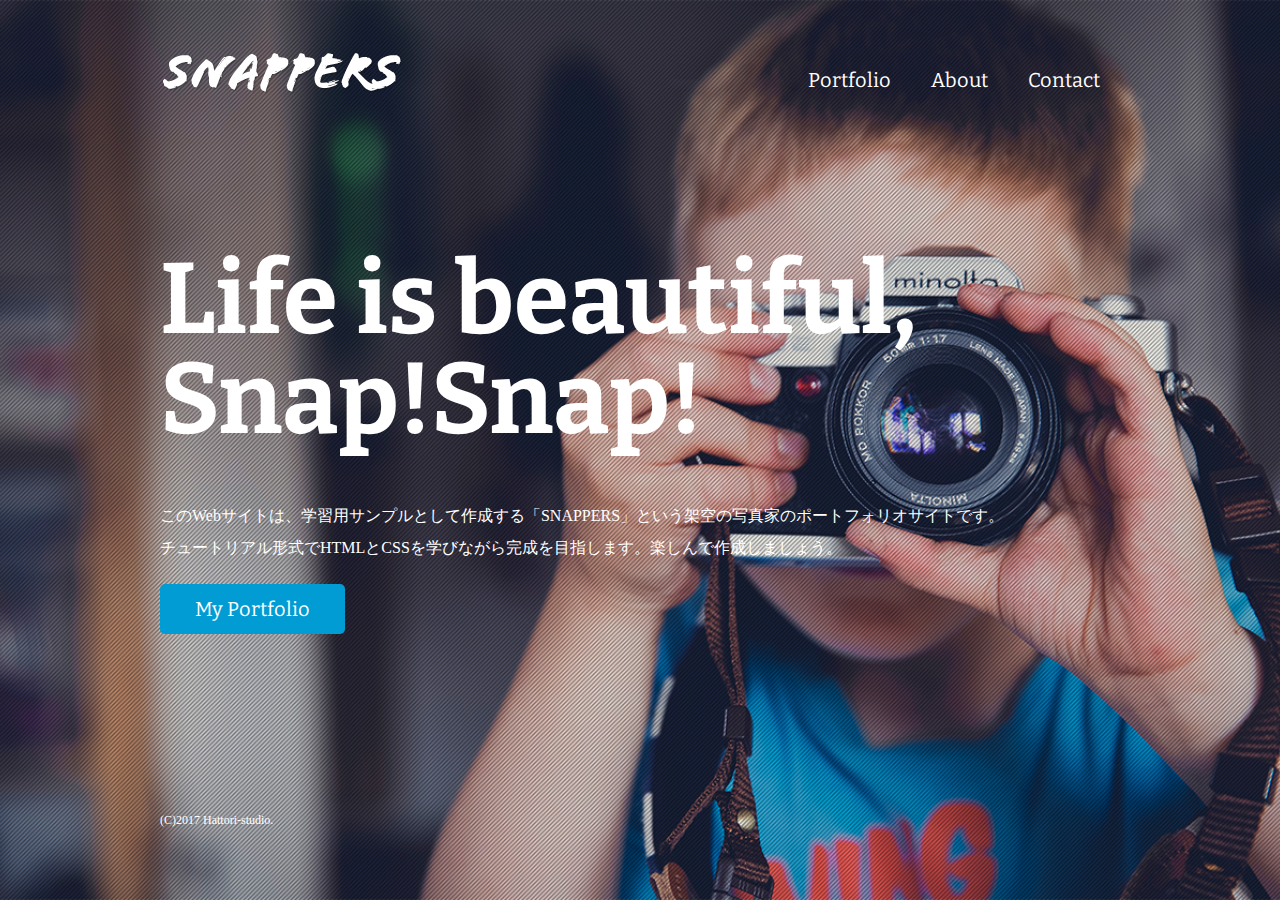
<file: index.html>
<!DOCTYPE html>
<html>
<head>
    <meta charset="UTF-8">
    <title>風景写真家「SNAPPERS」Official Website</title>
    <link href="css/style.css" rel="stylesheet">
    <link href="https://fonts.googleapis.com/css?family=Bitter:400,700" rel="stylesheet">
    <link href="images/favicon.ico" rel="shortcut icon">
</head>
<body id="index">
    
    <!-- header始まり -->
    <header>
        <div class="logo">
            <a href="index.html"><img src="images/logo.png" alt="SNAPPERS"></a>
        </div>
        <nav>
            <ul class="global-nav">
                <li><a href="portfolio.html">Portfolio</a></li>
                <li><a href="about.html">About</a></li>
                <li><a href="contact.html">Contact</a></li>
            </ul>
        </nav>
    </header>
    <!-- header終わり -->
    
    <!-- wrap始まり -->
    <div id="wrap">
        <div class="content">
            <h1>Life is beautiful, Snap!Snap!</h1>
            <p>このWebサイトは、学習用サンプルとして作成する「SNAPPERS」という架空の写真家のポートフォリオサイトです。<br>チュートリアル形式でHTMLとCSSを学びながら完成を目指します。楽しんで作成しましょう。
            </p>
            <p class="btn"><a href="portfolio.html">My Portfolio</a></p>
        </div>
    </div>
    <!-- wrap終わり -->
    
    <!-- footer始まり -->
    <footer>
        <small>(C)2017 Hattori-studio.</small>
    </footer>
    <!--footer終わり -->
    
</body>
</html>
</file>
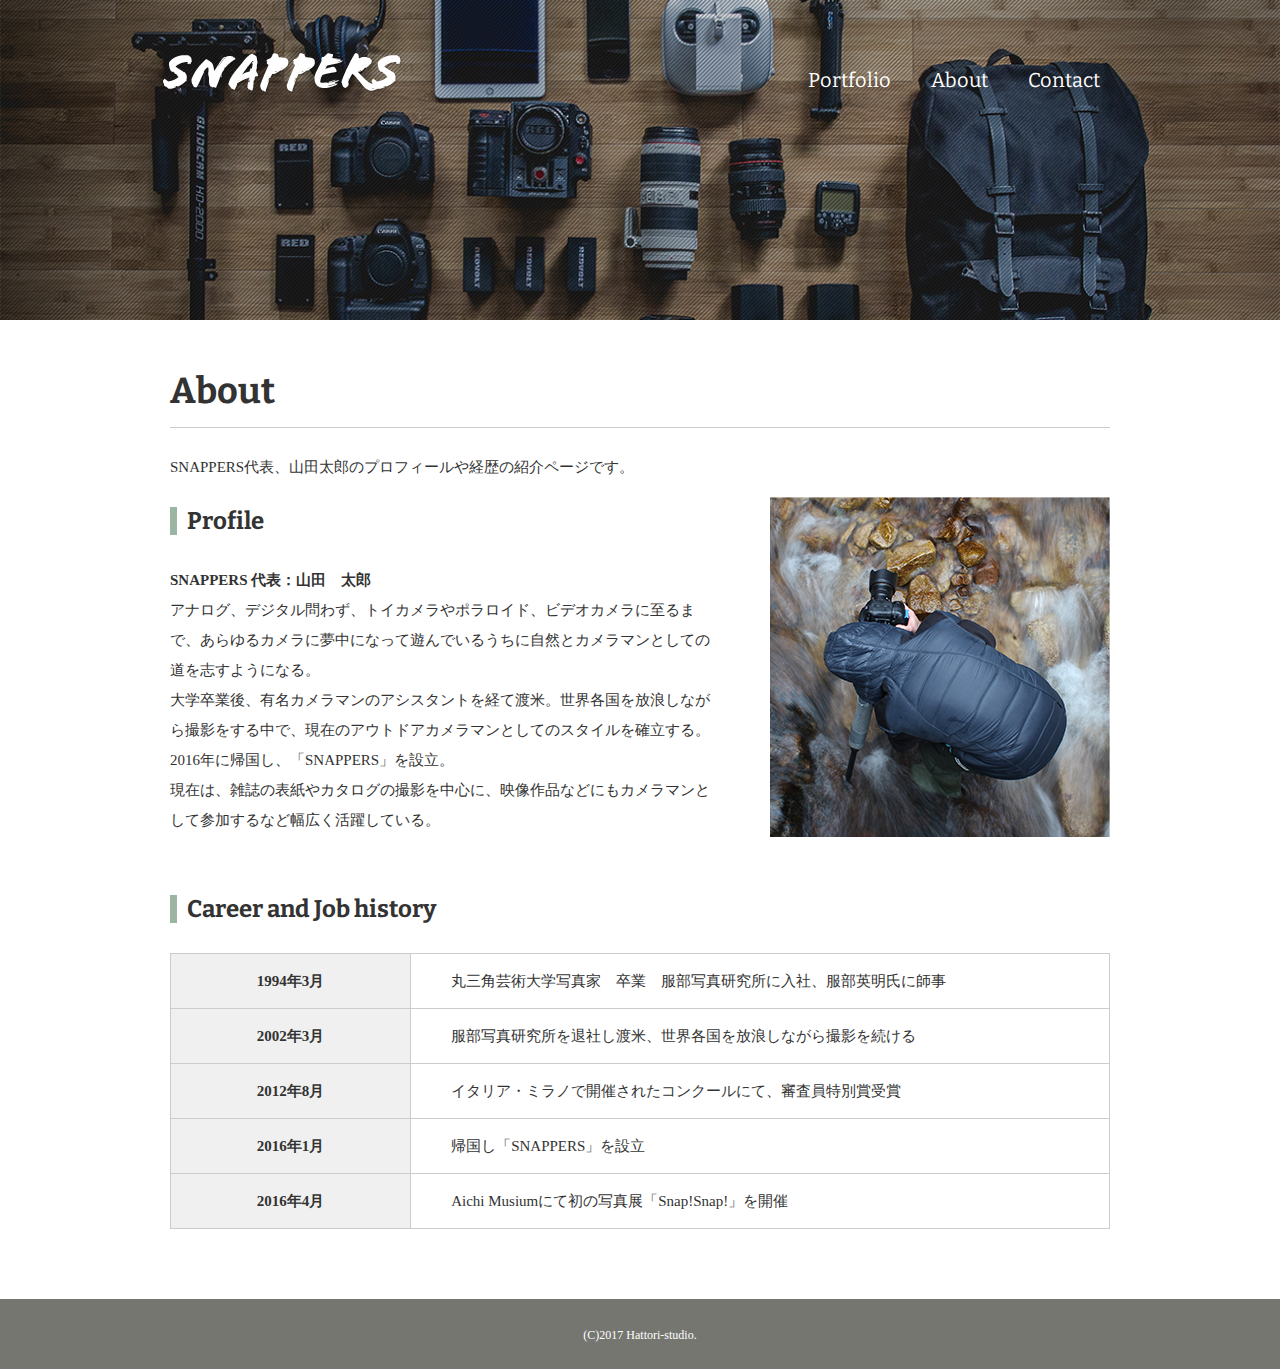
<file: about.html>
<!DOCTYPE html>
<html>
<head>
<meta charset="UTF-8">
<title>About|風景写真家「SNAPPERS」</title>
<link href="https://fonts.googleapis.com/css?family=Bitter:400,700" rel="stylesheet">
<link href="css/style.css" rel="stylesheet">
</head>
<body id="about">
  
  <!-- header始まり -->
  <header>
    <div class="logo">
      <a href="index.html"><img src="images/logo.png" alt="SNAPPERS"></a>
    </div>
    <nav>
      <ul class="global-nav">
        <li><a href="portfolio.html">Portfolio</a></li>
        <li><a href="about.html">About</a></li>
        <li><a href="contact.html">Contact</a></li>
      </ul>
    </nav>
  </header>
  <!-- header終わり -->
  
  <!-- wrap始まり -->
  <div id="wrap">
    <div class="content">
      <div class="main-center">
        <h1>About</h1>
        <p>SNAPPERS代表、山田太郎のプロフィールや経歴の紹介ページです。</p>
        <section class="profile clearfix">
          <div class="profile-txt">
            <h2 class="icon">Profile</h2>
            <p><span>SNAPPERS 代表：山田　太郎</span><br>アナログ、デジタル問わず、トイカメラやポラロイド、ビデオカメラに至るまで、あらゆるカメラに夢中になって遊んでいるうちに自然とカメラマンとしての道を志すようになる。<br>大学卒業後、有名カメラマンのアシスタントを経て渡米。世界各国を放浪しながら撮影をする中で、現在のアウトドアカメラマンとしてのスタイルを確立する。2016年に帰国し、「SNAPPERS」を設立。<br>現在は、雑誌の表紙やカタログの撮影を中心に、映像作品などにもカメラマンとして参加するなど幅広く活躍している。</p>
          </div>
          <img src="images/about-profile.png" alt="山田太郎プロフィール画像" class="profile-image">
        </section>
        <section class="career">
          <h2 class="icon">Career and Job history</h2>
          <table>
            <tr>
              <th>1994年3月</th>
              <td>丸三角芸術大学写真家　卒業　服部写真研究所に入社、服部英明氏に師事</td>
            </tr>
            <tr>
              <th>2002年3月</th>
              <td>服部写真研究所を退社し渡米、世界各国を放浪しながら撮影を続ける</td>
            </tr>
            <tr>
              <th>2012年8月</th>
              <td>イタリア・ミラノで開催されたコンクールにて、審査員特別賞受賞</td>
            </tr>
            <tr>
              <th>2016年1月</th>
              <td>帰国し「SNAPPERS」を設立</td>
            </tr>
            <tr>
              <th>2016年4月</th>
              <td>Aichi Musiumにて初の写真展「Snap!Snap!」を開催</td>
            </tr>
          </table>
        </section>
      </div>
    </div>
  </div>
  <!-- wrap終わり -->
  
  <!-- footer始まり -->
  <footer>
    <small>(C)2017 Hattori-studio.</small>
  </footer>
  <!-- footer終わり -->
  
</body>
</html>
</file>
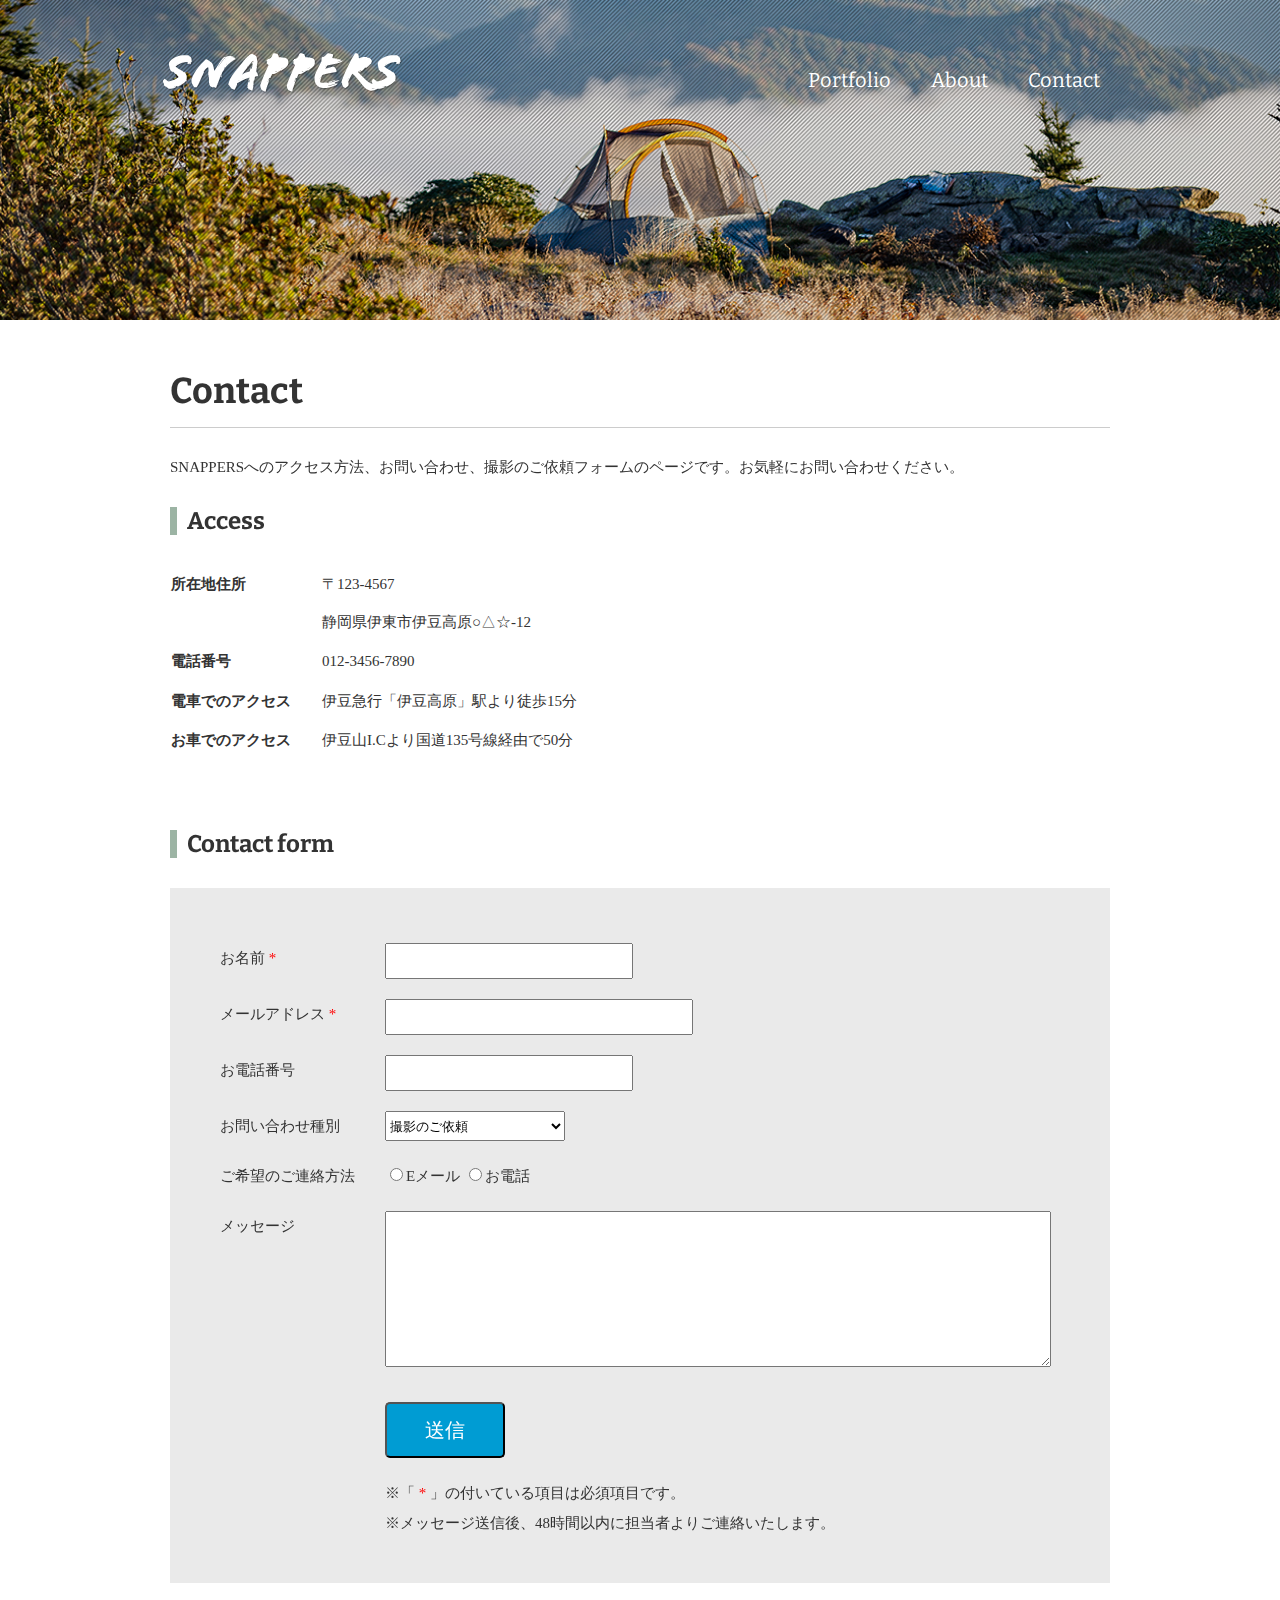
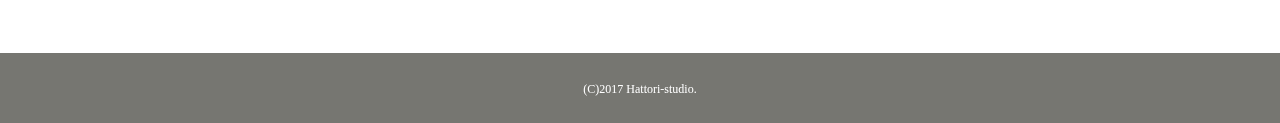
<file: contact.html>
<!DOCTYPE html>
<html>
<head>
<meta charset="UTF-8">
<title>Contact|風景写真家「SNAPPERS」</title>
<link href="https://fonts.googleapis.com/css?family=Bitter:400,700" rel="stylesheet">
<link href="css/style.css" rel="stylesheet">
</head>
<body id="contact">
  
  <!-- header始まり -->
  <header>
    <div class="logo">
      <a href="index.html"><img src="images/logo.png" alt="SNAPPERS"></a>
    </div>
    <nav>
      <ul class="global-nav">
        <li><a href="portfolio.html">Portfolio</a></li>
        <li><a href="about.html">About</a></li>
        <li><a href="contact.html">Contact</a></li>
      </ul>
    </nav>
  </header>
  <!-- header終わり -->
  
  <!-- wrap始まり -->
  <div id="wrap">
    <div class="content">
      <div class="main-center">
        <h1>Contact</h1>
        <p>SNAPPERSへのアクセス方法、お問い合わせ、撮影のご依頼フォームのページです。お気軽にお問い合わせください。</p>
        <section class="access clearfix">
          <h2 class="icon">Access</h2>
          <table>
            <tr>
              <th>所在地住所</th>
              <td>〒123-4567<br>静岡県伊東市伊豆高原○△☆-12</td>
            </tr>
            <tr>
              <th>電話番号</th>
              <td>012-3456-7890</td>
            </tr>
            <tr>
              <th>電車でのアクセス</th>
              <td>伊豆急行「伊豆高原」駅より徒歩15分</td>
            </tr>
            <tr>
              <th>お車でのアクセス</th>
              <td>伊豆山I.Cより国道135号線経由で50分</td>
            </tr>
          </table>
          <iframe src="https://www.google.com/maps/embed?pb=!1m18!1m12!1m3!1d4510.38789441367!2d139.10547111426402!3d34.87779556091682!2m3!1f0!2f0!3f0!3m2!1i1024!2i768!4f13.1!3m3!1m2!1s0x6019dc91e6c93e4f%3A0xae7aa327d6680a4!2z5LyK6LGG6auY5Y6f6aeF!5e0!3m2!1sja!2sjp!4v1528336731453" width="460" height="220" frameborder="0" style="border:0" allowfullscreen></iframe>
        </section>
        <section>
          <h2 class="icon">Contact form</h2>
          <div class="form">
            <form>
              <dl>
                <dt><span class="required">お名前</span></dt>
                <dd><input type="text" name="name" class="name required"></dd>
                <dt><span class="required">メールアドレス</span></dt>
                <dd><input type="email" name="email" class="email required"></dd>
                <dt>お電話番号</dt>
                <dd><input type="tel" name="tel" class="tel"></dd>
                <dt>お問い合わせ種別</dt>
                <dd>
                  <select name="type" class="type">
                    <option value="撮影のご依頼">撮影のご依頼</option>
                    <option value="講演・各種メディア出演のご依頼">講演・各種メディア出演のご依頼</option>
                    <option value="その他のお問い合わせ">その他のお問い合わせ</option>
                  </select>
                </dd>
                <dt>ご希望のご連絡方法</dt>
                <dd>
                  <input type="radio" name="contact" value="Eメール">Eメール
                  <input type="radio" name="contact" value="お電話">お電話
                </dd>
                <dt>メッセージ</dt>
                <dd><textarea name="message" class="message"></textarea></dd>
              </dl>
              <button type="submit" class="btn">送信</button>
            </form>
            <div class="attention">
              <p>※「<span class="required"></span>」の付いている項目は必須項目です。<br>※メッセージ送信後、48時間以内に担当者よりご連絡いたします。</p>
            </div>
          </div>
        </section>
      </div>
    </div>
  </div>
  <!-- wrap終わり -->
  
  <!-- footer始まり -->
  <footer>
    <small>(C)2017 Hattori-studio.</small>
  </footer>
  <!-- footer終わり -->
  
</body>
</html>
</file>
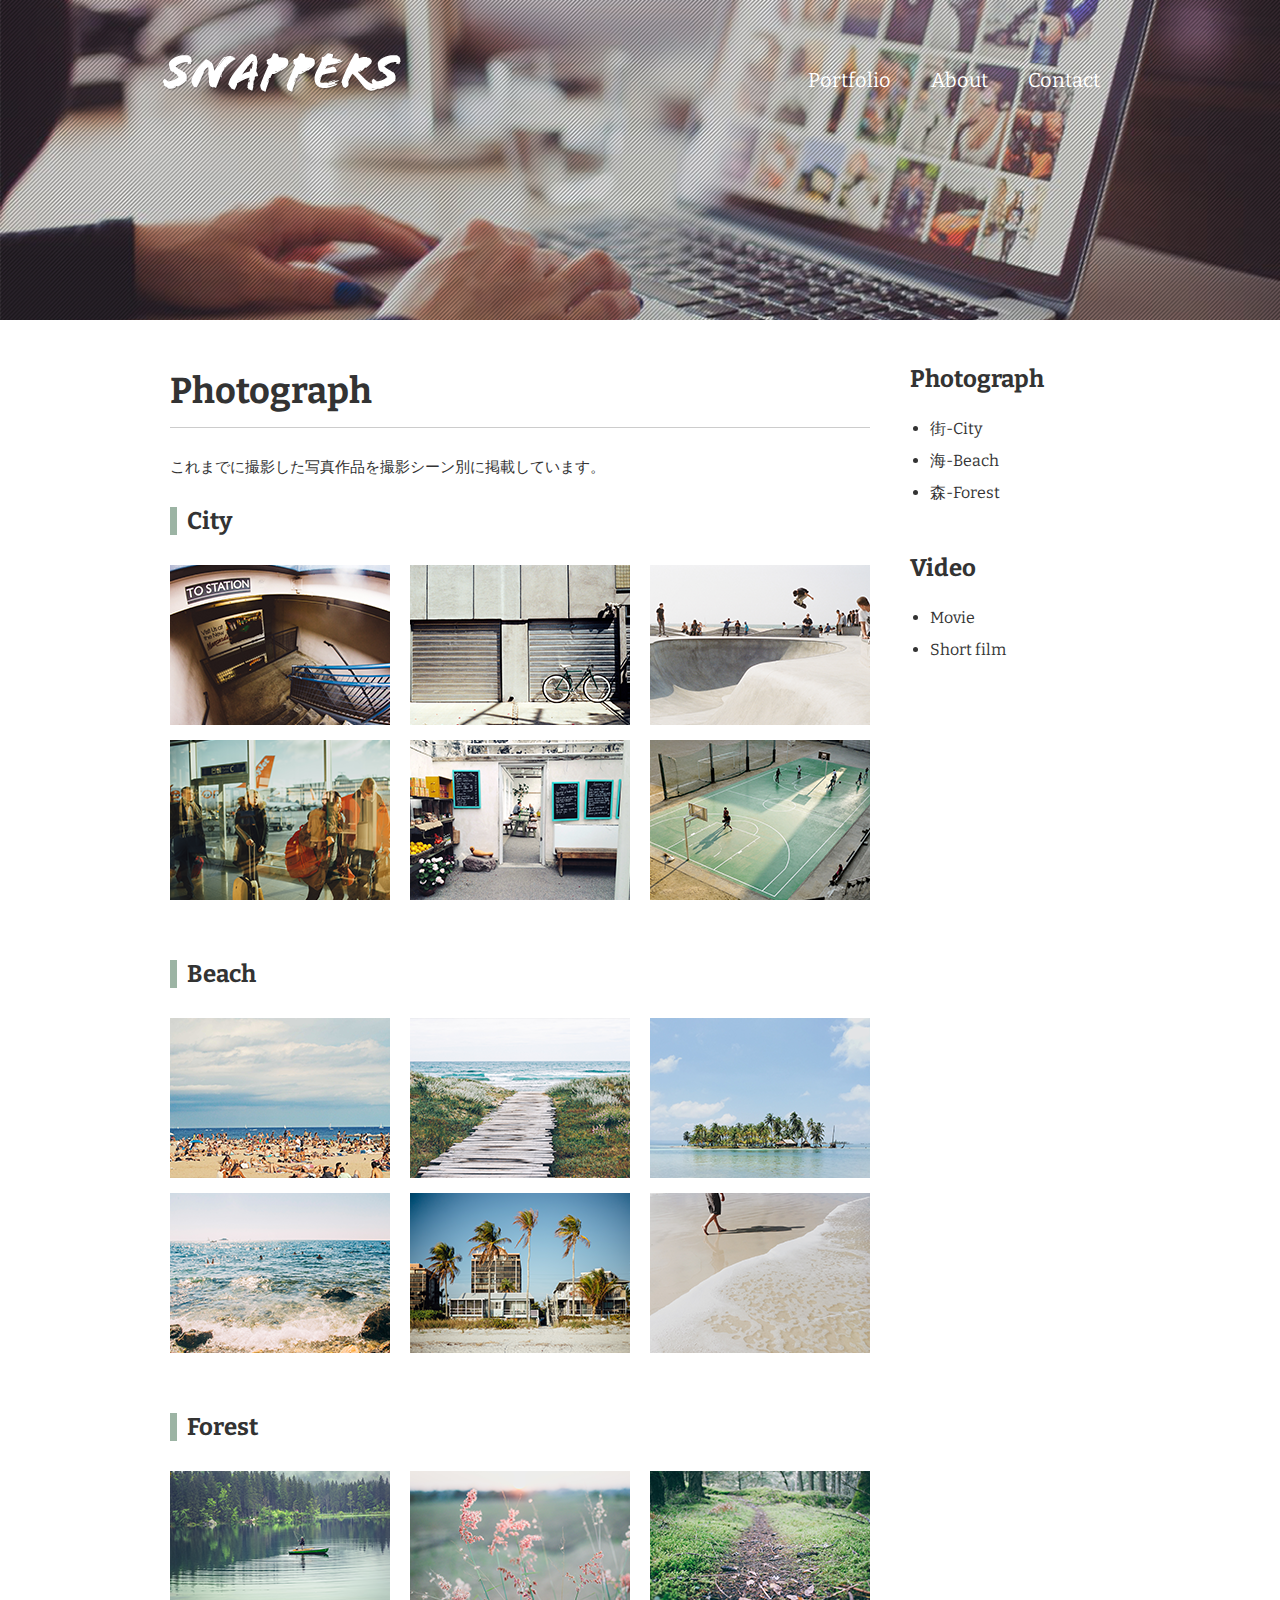
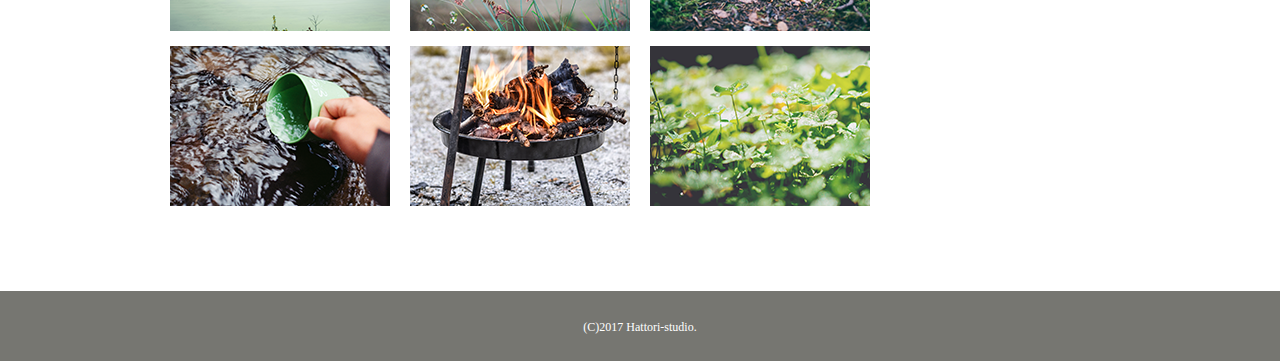
<file: photograph.html>
<!DOCTYPE html>
<html>
<head>
<meta charset="UTF-8">
<title>Photograph|風景写真家「SNAPPERS」</title>
<link href="https://fonts.googleapis.com/css?family=Bitter:400,700" rel="stylesheet">
<link href="css/style.css" rel="stylesheet">
</head>
<body id="photograph">
  
  <!-- header始まり -->
  <header>
    <div class="logo">
      <a href="index.html"><img src="images/logo.png" alt="SNAPPERS"></a>
    </div>
    <nav>
      <ul class="global-nav">
        <li><a href="portfolio.html">Portfolio</a></li>
        <li><a href="about.html">About</a></li>
        <li><a href="contact.html">Contact</a></li>
      </ul>
    </nav>
  </header>
  <!-- header終わり -->
  
  <!-- wrap始まり -->
  <div id="wrap" class="clearfix">
    <div class="content">
      <div class="main">
        <h1>Photograph</h1>
        <p>これまでに撮影した写真作品を撮影シーン別に掲載しています。</p>
        <section id="city">
          <h2 class="icon">City</h2>
          <ul class="clearfix photograph-list">
            <li><img src="images/photograph-city-01.png" alt="駅への階段"></li>
            <li><img src="images/photograph-city-02.png" alt="自転車とシャッター"></li>
            <li><img src="images/photograph-city-03.png" alt="スケートパーク"></li>
            <li><img src="images/photograph-city-04.png" alt="エアポート"></li>
            <li><img src="images/photograph-city-05.png" alt="雑貨を扱う店舗"></li>
            <li><img src="images/photograph-city-06.png" alt="ストリートバスケ"></li>
          </ul>
        </section>
        <section id="beach">
            <h2 class="icon">Beach</h2>
            <ul class="clearfix photograph-list">
              <li><img src="images/photograph-beach-01.png" alt="海水浴場"></li>
              <li><img src="images/photograph-beach-02.png" alt="ビーチへ続く道"></li>
              <li><img src="images/photograph-beach-03.png" alt="離れ小島"></li>
              <li><img src="images/photograph-beach-04.png" alt="岩場と波"></li>
              <li><img src="images/photograph-beach-05.png" alt="ヤシの木"></li>
              <li><img src="images/photograph-beach-06.png" alt="波打ち際"></li>
            </ul>
          </section>
          <section id="forest">
              <h2 class="icon">Forest</h2>
              <ul class="clearfix photograph-list">
                <li><img src="images/photograph-forest-01.png" alt="池と小舟"></li>
                <li><img src="images/photograph-forest-02.png" alt="可憐な花"></li>
                <li><img src="images/photograph-forest-03.png" alt="森の小径"></li>
                <li><img src="images/photograph-forest-04.png" alt="清流をカップで掬う"></li>
                <li><img src="images/photograph-forest-05.png" alt="焚き火台"></li>
                <li><img src="images/photograph-forest-06.png" alt="新芽と若葉"></li>
              </ul>
            </section>  
      </div>
      <aside class="sidebar">
        <section>
          <h2>Photograph</h2>
          <ul>
            <li><a href="photograph.html#city"></a>街-City</li>
            <li><a href="photograph.html#beach"></a>海-Beach</li>
            <li><a href="photograph.html#forest"></a>森-Forest</li>
          </ul>
        </section>
        <section>
          <h2>Video</h2>
          <ul>
            <li><a href="video.html#movie">Movie</a></li>
            <li><a href="video.html#short-film">Short film</a></li>
          </ul>
        </section>
      </aside>
    </div>
  </div>
  <!-- wrap終わり -->
  
  <!-- footer始まり -->
    <footer>
    <small>(C)2017 Hattori-studio.</small>
  </footer>
  <!-- footer終わり -->
  
</body>
</html>
</file>
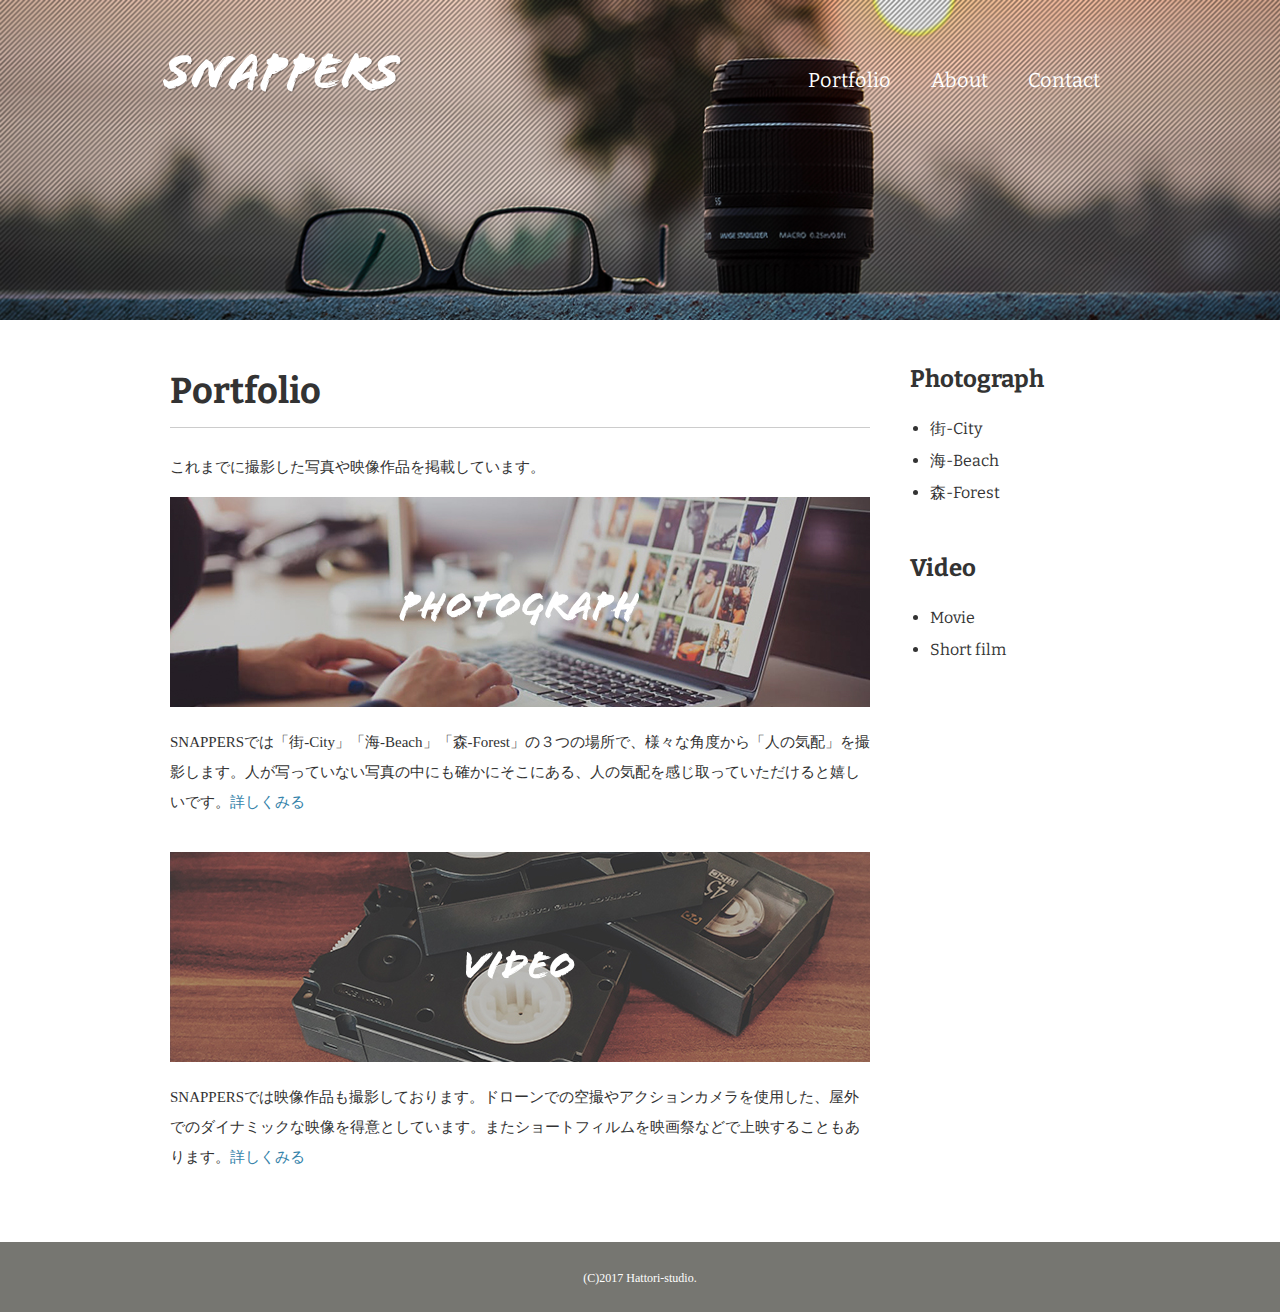
<file: portfolio.html>
<!DOCTYPE html>
<html>
<head>
<meta charset="UTF-8">
<meta name="viewport" content="width=device-width,initial-scale=1">
<title>Portfolio|風景写真家「SNAPPERS」</title>
<link href="https://fonts.googleapis.com/css?family=Bitter:400,700" rel="stylesheet">
<link href="css/style.css" rel="stylesheet">
</head>
<body id="portfolio">
  
  <!-- header始まり -->
  <header>
    <div class="logo">
      <a href="index.html"><img src="images/logo.png" alt="SNAPPERS"></a>
    </div>
    <nav>
      <ul class="global-nav">
        <li><a href="portfolio.html">Portfolio</a></li>
        <li><a href="about.html">About</a></li>
        <li><a href="contact.html">Contact</a></li>
      </ul>
    </nav>
  </header>
  <!-- header終わり -->
  
  <!-- wrap始まり -->
  <div id="wrap" class="clearfix">
    <div class="content">
      <div class="main">
        <h1>Portfolio</h1>
        <p>これまでに撮影した写真や映像作品を掲載しています。</p>
        <section>
          <h2><a href="photograph.html"><img src="images/portfolio-photo.jpg" alt="PHOTOGRAPH"></a></h2>
          <p>SNAPPERSでは「街-City」「海-Beach」「森-Forest」の３つの場所で、様々な角度から「人の気配」を撮影します。人が写っていない写真の中にも確かにそこにある、人の気配を感じ取っていただけると嬉しいです。<a href="photograph.html">詳しくみる</a></p>
        </section>
        <section>
            <h2><a href="video.html"><img src="images/portfolio-video.jpg" alt="VIDEO"></a></h2>
            <p>SNAPPERSでは映像作品も撮影しております。ドローンでの空撮やアクションカメラを使用した、屋外でのダイナミックな映像を得意としています。またショートフィルムを映画祭などで上映することもあります。<a href="video.html">詳しくみる</a></p>
        </section>
      </div>  
      <aside class="sidebar">
        <section>
          <h2>Photograph</h2>
          <ul>
            <li><a href="photograph.html#city">街-City</a></li>
            <li><a href="photograph.html#beach">海-Beach</a></li>
            <li><a href="photograph.html#forest">森-Forest</a></li>
          </ul>
        </section>
        <section>
          <h2>Video</h2>
          <ul>
            <li><a href="video.html#movie">Movie</a></li>
            <li><a href="video.html#short-film">Short film</a></li>
          </ul>
        </section>
      </aside>
    </div>
  </div>
  <!-- wrap終わり -->
  
  <!-- footer始まり -->
  <footer>
    <small>(C)2017 Hattori-studio.</small>
  </footer>
  <!-- footer終わり -->
  
</body>
</html>
</file>
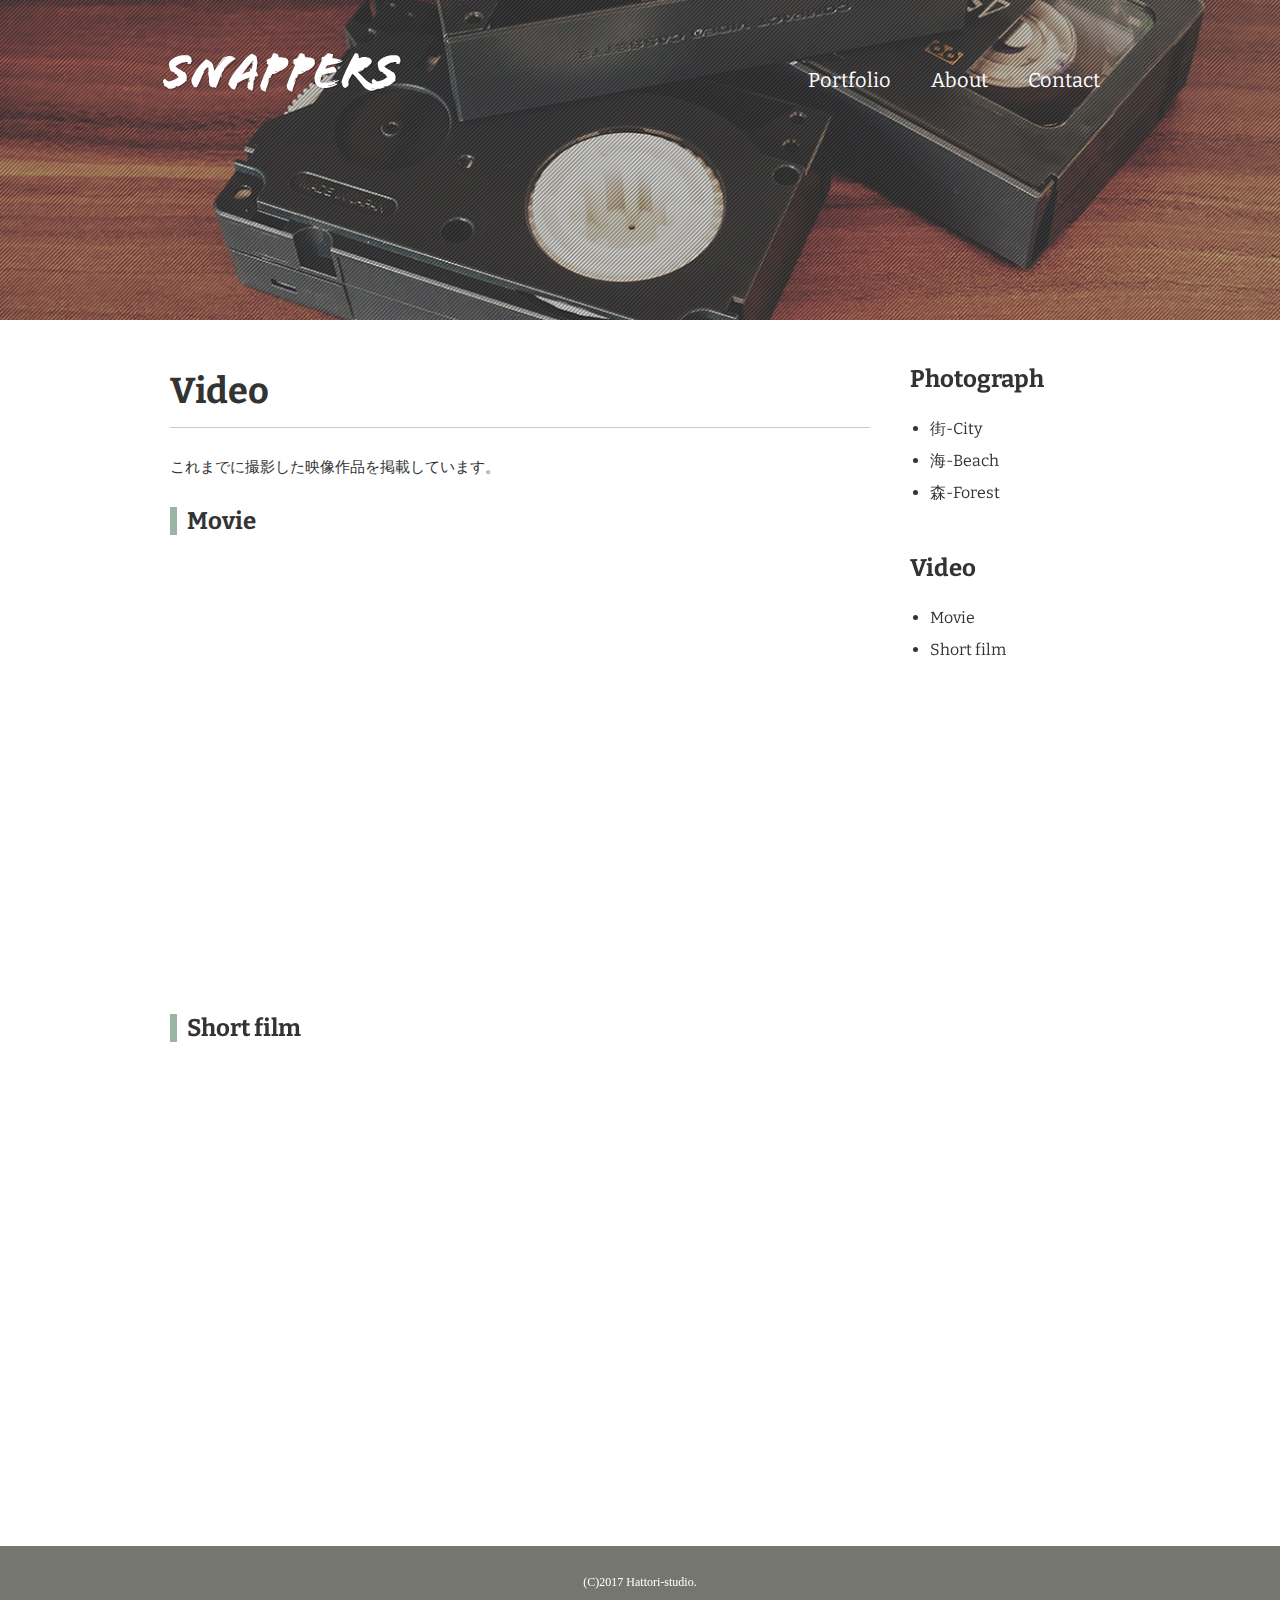
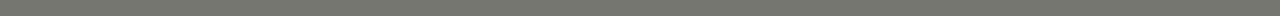
<file: video.html>
<!DOCTYPE html>
<html>
<head>
<meta charset="UTF-8">
<title>Video｜風景写真家「SNAPPERS」</title>
<link href="https://fonts.googleapis.com/css?family=Bitter:400,700" rel="stylesheet">
<link href="css/style.css" rel="stylesheet">
</head>
<body id="video">
  
  <!-- header始まり -->
  <header>
    <div class="logo">
      <a href="index.html"><img src="images/logo.png" alt="SNAPPERS"></a>
    </div>
    <nav>
      <ul class="global-nav">
        <li><a href="portfolio.html">Portfolio</a></li>
        <li><a href="about.html">About</a></li>
        <li><a href="contact.html">Contact</a></li>
      </ul>
    </nav>
  </header>
  <!-- header終わり -->
  
  <!-- wrap始まり -->
  <div id="wrap" class="clearfix">
    <div class="content">
      <div class="main">
        <h1>Video</h1>
        <p>これまでに撮影した映像作品を掲載しています。</p>
        <section id="movie">
          <h2 class="icon">Movie</h2>
          <iframe width="700" height="394" src="https://www.youtube.com/embed/DgNOX9lfck8" frameborder="0" allow="autoplay; encrypted-media" allowfullscreen></iframe>
        </section>
				<section id="short-film">
          <h2 class="icon">Short film</h2>
          <iframe width="700" height="394" src="https://www.youtube.com/embed/NSojQoROjHk"frameborder="0" allow="autoplay; encrypted-media" allowfullscreen></iframe>
        </section>
      </div>
      <aside class="sidebar">
        <section>
          <h2>Photograph</h2>
          <ul>
            <li><a href="photograph.html#city">街-City</a></li>
            <li><a href="photograph.html#beach">海-Beach</a></li>
            <li><a href="photograph.html#forest">森-Forest</a></li>
          </ul>
        </section>
        <section>
          <h2>Video</h2>
          <ul>
            <li><a href="video.html#movie">Movie</a></li>
            <li><a href="video.html#short-film">Short film</a></li>
          </ul>
        </section>
      </aside>
    </div>
  </div>
  <!-- wrap終わり -->
  
  <!-- footer始まり -->
  <footer>
    <small>(C)2017 Hattori-studio.</small>
  </footer>
  <!-- footer終わり -->
  
</body>
</html>
</file>
<file: css/style.css>
@charset "utf-8";

body {
    margin: 0;
    padding: 0;
    background-color: #ccc;
    color: #333;
    font-size: 15px;
    line-height: 2;
}

p,h1,h2,h3,h4,h5,h6 {
    margin-top: 0;
}

img {
    vertical-align: bottom;
}

ul {
    margin: 0;
    padding: 0;
}

a {
    color: #3583aa;
    text-decoration: none;
}

a:visited {
    color: #788d98;
}

a:hover {
    text-decoration: underline;
}

header {
    width: 960px;
    height: 100px;
    margin: 0 auto;
}

.logo {
    float: left;
    margin-top: 50px;
}

.global-nav {
    float: right;
    margin-top: 60px;
}

.global-nav li {
    float: left;
    margin: 0 20px;
    font-size: 20px;
    list-style: none;
    font-family: 'Bitter', serif;
}

.global-nav li a {
    color: #fff;
}

.global-nav li a:hover {
    border-bottom: 2px solid #fff;
    padding-bottom: 3px;
    text-decoration: none;
}

#wrap {
    clear: both;
    background-color: #fff;
    margin-top: 220px;
    padding: 35px 0;
}

.content {
    width: 960px;
    margin: 0 auto;
}

footer {
    text-align: center;
    color: #fff;
    padding: 20px 0;
    background-color: #767671;
}

footer small {
    font-size: 12px;
}

#index h1 {
    font-size: 100px;
    line-height: 1;
    color: #fff;
    font-family: 'Bitter',serif;
    margin-bottom: 50px;
    border: none;
}

#index .content {
    margin-top: 150px;
}

#index p {
    font-size: 16px;
    color: #fff;
}

.btn a {
    background-color: #009cd3;
    color: #fff;
    font-size: 20px;
    font-family: 'Bitter', serif;
    width: 185px;
    display: block;
    text-align: center;
    line-height : 50px;
    margin-top: 20px;
    border-radius: 5px;
    border: 3px solod #009cd3;
}

.btn a:hover {
    text-decoration: none;
    background-color: #fff;
    color: #009cd3;
}

#index footer {
    width: 960px;
    margin: 150px auto 0 auto;
    text-align: left;
    background-color: transparent;
}

#index {
    background-image: url(../images/bg-index.jpg);
    background-repeat: no-repeat;
    background-position: center center;
    background-attachment: fixed;
    background-size: cover;
}

#about {
    background-image: url(../images/bg-about.jpg);
    background-repeat: no-repeat;
    background-position: center top;
    background-attachment: fixed;
    background-size: 100% auto;
}

.main-center {
    width: 940px;
    margin: 0 auto;
}

h1 {
    font-family: 'Bitter', serif;
    font-size: 36px;
    border-bottom:  1px solid  #ccc;
}

h2 {
    font-family: 'Bitter',serif;
    font-size: 24px;
}

.icon:before {
    content: "";
    padding-right: 10px;
    border-left: 7px solid #9cb4a4;
}

#about .profile-txt {
    width: 540px;
    float: left;
}

#about .profile-txt span {
    font-weight: bold;
}

#about .profile-image {
    float: right;
}

.clearfix:after {
    content:"";
    display:block;
    clear: both;
}

section {
    margin-bottom: 35px;
}

#about .career th {
    width: 240px;
    background-color: #f0f0f0;
    padding: 12px 0;
    border: 1px solid #ccc;
}

#about .career td {
    width: 660px;
    padding: 12px 0 12px 40px;
    border: 1px solid #ccc;
}

table {
    border-spacing: 0;
    border-collapse: collapse;
}

#index #wrap {
    background-color: transparent;
    margin-top: 0;
    padding: 0;
}

#portfolio {
    background-image: url(../images/bg-portfolio.jpg);
    background-repeat: no-repeat;
    background-position: center top;
    background-attachment: fixed;
    background-size: 100% auto;
}

.main {
    width: 700px;
    margin: 0 10px;
    float: left;
}

.sidebar {
    width: 200px;
    margin: 0 10px 0 30px;
    float: right;
    font-family: 'Bitter', serif;
}

a img:hover {
    opacity: 0.8;
}

.sidebar h2 {
    margin-bottom: 10px;
}

.sidebar ul {
    font-size: 16px;
    margin-left: 20px;
}

.sidebar ul a {
    color: #333;
}

#photograph {
    background-image: url(../images/bg-photograph.jpg);
    background-repeat: no-repeat;
    background-position: center top;
    background-attachment: fixed;
    background-size: 100% auto;
}

#photograph .photograph-list li {
    float: left;
    list-style: none;
    margin: 0 20px 15px 0;
}

#photograph .photograph-list li:nth-child(3n) {
    margin-right: 0;
}

#video {
    background-image: url(..//images/bg-video.jpg);
    background-repeat: no-repeat;
    background-position: center top;
    background-attachment: fixed;
    background-size: 100% auto;
}

#contact {
    background-image: url(..//images/bg-contact.jpg);
    background-repeat: no-repeat;
    background-position: center top;
    background-attachment: fixed;
    background-size: 100% auto;
}

#contact .access table {
    float: left;
}

#contact .access th ,
#contact .access td {
    text-align: left;
    vertical-align: top;
    line-height: 2.5;
}

#contact .access td {
    padding-left: 30px;
}

#contact .access iframe {
    width: 460px;
    float: right;
}

#contact .form {
    background-color: #eaeaea;
    padding: 30px 50px;
}

#contact .form dl dt {
    width: 165px;
    padding: 10px 0;
    float: left;
    clear: both;
}

#contact .form dl dd {
    padding: 10px 0;
}

#contact .form .name {
    width: 240px;
    height: 30px;
}

#contact .form .email {
    width: 300px;
    height: 30px;
}

#contact .form .tel {
    width: 240px;
    height: 30px;
}

#contact .form .type {
    width: 180px;
    height: 30px;
}

#contact .form .message {
    width: 660px;
    height: 150px;
}

#contact .form button {
    background-color: #009cd3;
    color: #fff;
    font-size: 20px;
    width: 120px;
    display: block;
    text-align: center;
    line-height : 50px;
    border-radius: 5px;
    border: 3px solod #009cd3;
    margin-left: 165px;
}

#contact .form button:hover {
    background-color: #fff;
    color: #009cd3;
    cursor: pointer;
}

#contact .form .required:after {
    content: " * ";
    color: #ff0000;
}

#contact .form .attention {
    margin: 20px 0 0 165px;
}

@media screen and (max-width:600px){
    /* 画面サイズが600px以下の場合に適用 */

    body {
        font-size: 3.5vw;
    }

    h1 {
        font-size: 7.2vw;
    }

    h2 {
        font-size: 6vw;
    }

    header {
        width: auto;
        margin: 0 5%;
    }

    .logo {
        float: none;
        margin-top: 60px;
        text-align: center;
    }

    .global-nav {
        float: none;
        margin-top: 40px;
        text-align: center;
    }

    .global-nav li {
        display: inline;
        float: none;
        margin: 0 8px;
    }

    #wrap {
        margin-top: 40px;
        padding: 35px 0 0;
    }

    .content {
        width: 100%;
    }

    .main {
        float: none;
        width: auto;
        margin: 0 5%;
    }

    h2 img {
        max-width: 100%;
    }

    #portfolio {
        background-image: url(../images/bg-portfolio-sp.jpg)
    }

    .sidebar {
        width: auto;
        float: none;
        margin: 0;
        padding: 30px 10% 10px;
        background-color: #f7f6f4;
    }
}
</file>
